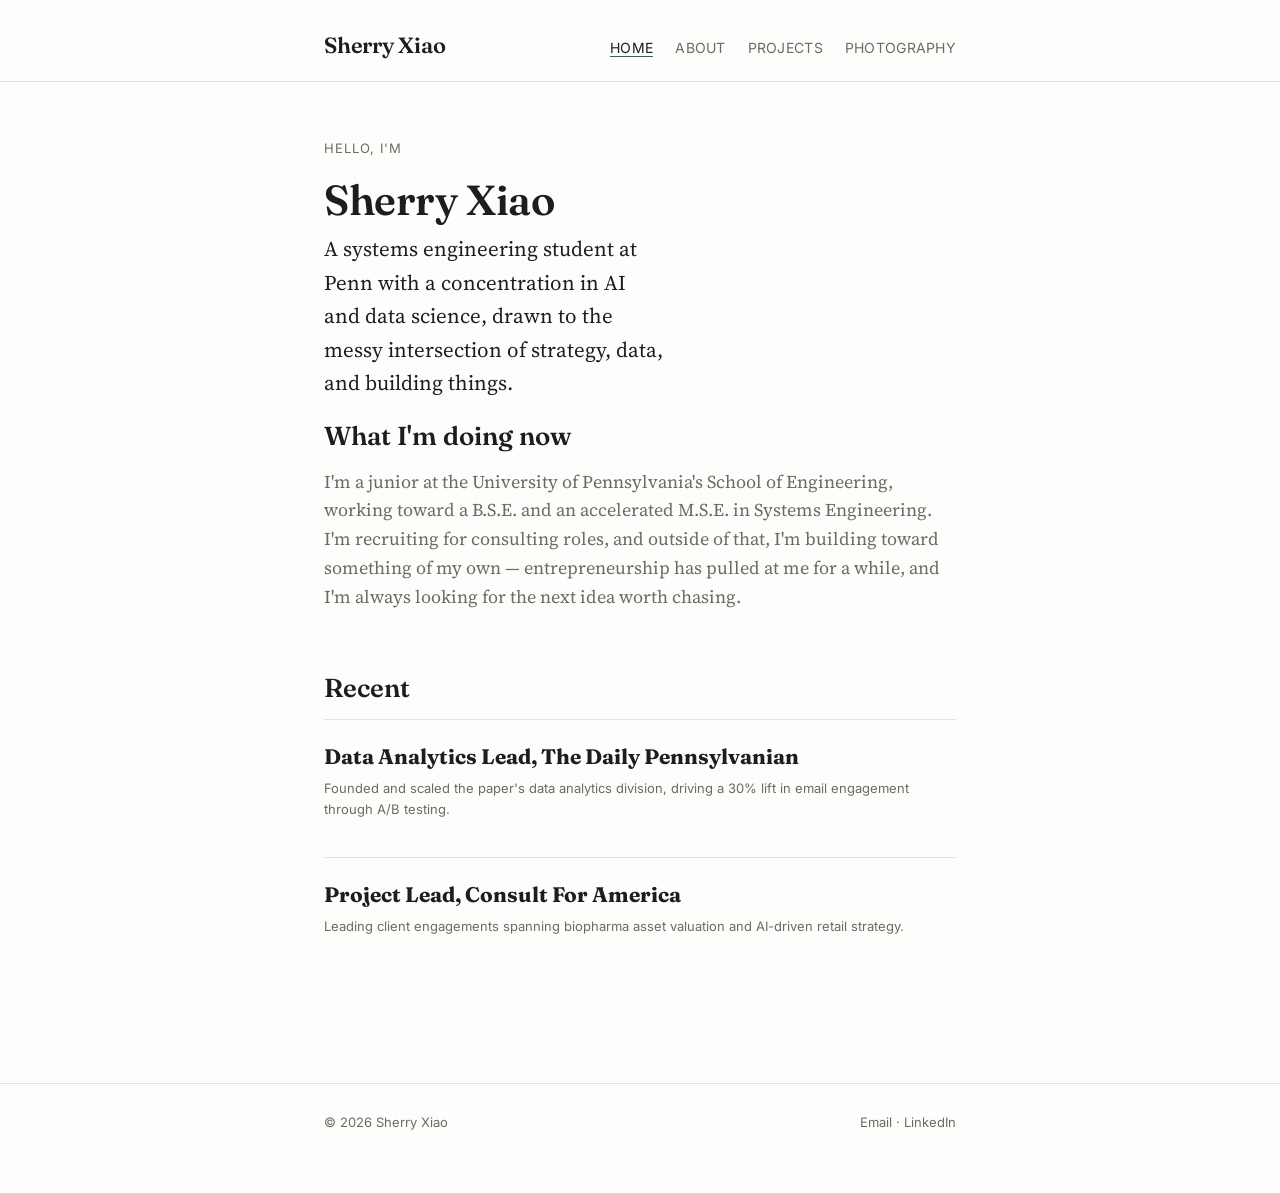
<file: index.html>
<!DOCTYPE html>
<html lang="en">
<head>
<meta charset="UTF-8">
<meta name="viewport" content="width=device-width, initial-scale=1.0">
<title>Sherry Xiao — Personal Site</title>
<meta name="description" content="Personal site of Sherry Xiao.">
<link rel="preconnect" href="https://fonts.googleapis.com">
<link href="https://fonts.googleapis.com/css2?family=Fraunces:wght@500;600&family=Source+Serif+4:opsz,wght@8..60,400;8..60,600&family=Inter:wght@400;500&display=swap" rel="stylesheet">
<link rel="stylesheet" href="style.css">
</head>
<body>

<header class="site">
  <div class="wrap">
    <a class="site-name" href="index.html">Sherry Xiao</a>
    <nav class="site">
      <ul>
        <li><a href="index.html" class="active">Home</a></li>
        <li><a href="about.html">About</a></li>
        <li><a href="projects.html">Projects</a></li>
        <li><a href="gallery.html">Photography</a></li>
      </ul>
    </nav>
  </div>
</header>

<main>
  <div class="wrap">
    <p class="kicker">Hello, I'm</p>
    <h1>Sherry Xiao</h1>
    <p class="lede">A systems engineering student at Penn with a concentration in AI and data science, drawn to the messy intersection of strategy, data, and building things.</p>

    <section>
      <h2>What I'm doing now</h2>
      <p class="muted">I'm a junior at the University of Pennsylvania's School of Engineering, working toward a B.S.E. and an accelerated M.S.E. in Systems Engineering. I'm recruiting for consulting roles, and outside of that, I'm building toward something of my own — entrepreneurship has pulled at me for a while, and I'm always looking for the next idea worth chasing.</p>
    </section>

    <section>
      <h2>Recent</h2>
      <div class="card-list">
        <div class="card">
          <h3>Data Analytics Lead, The Daily Pennsylvanian</h3>
          <p class="meta">Founded and scaled the paper's data analytics division, driving a 30% lift in email engagement through A/B testing.</p>
        </div>
        <div class="card">
          <h3>Project Lead, Consult For America</h3>
          <p class="meta">Leading client engagements spanning biopharma asset valuation and AI-driven retail strategy.</p>
        </div>
      </div>
    </section>
  </div>
</main>

<footer class="site">
  <div class="wrap">
    <span>© 2026 Sherry Xiao</span>
    <span>
      <a href="mailto:xy9426@engineering.upenn.edu">Email</a> ·
      <a href="https://www.linkedin.com/in/sherry-x/">LinkedIn</a>
    </span>
  </div>
</footer>

</body>
</html>
</file>
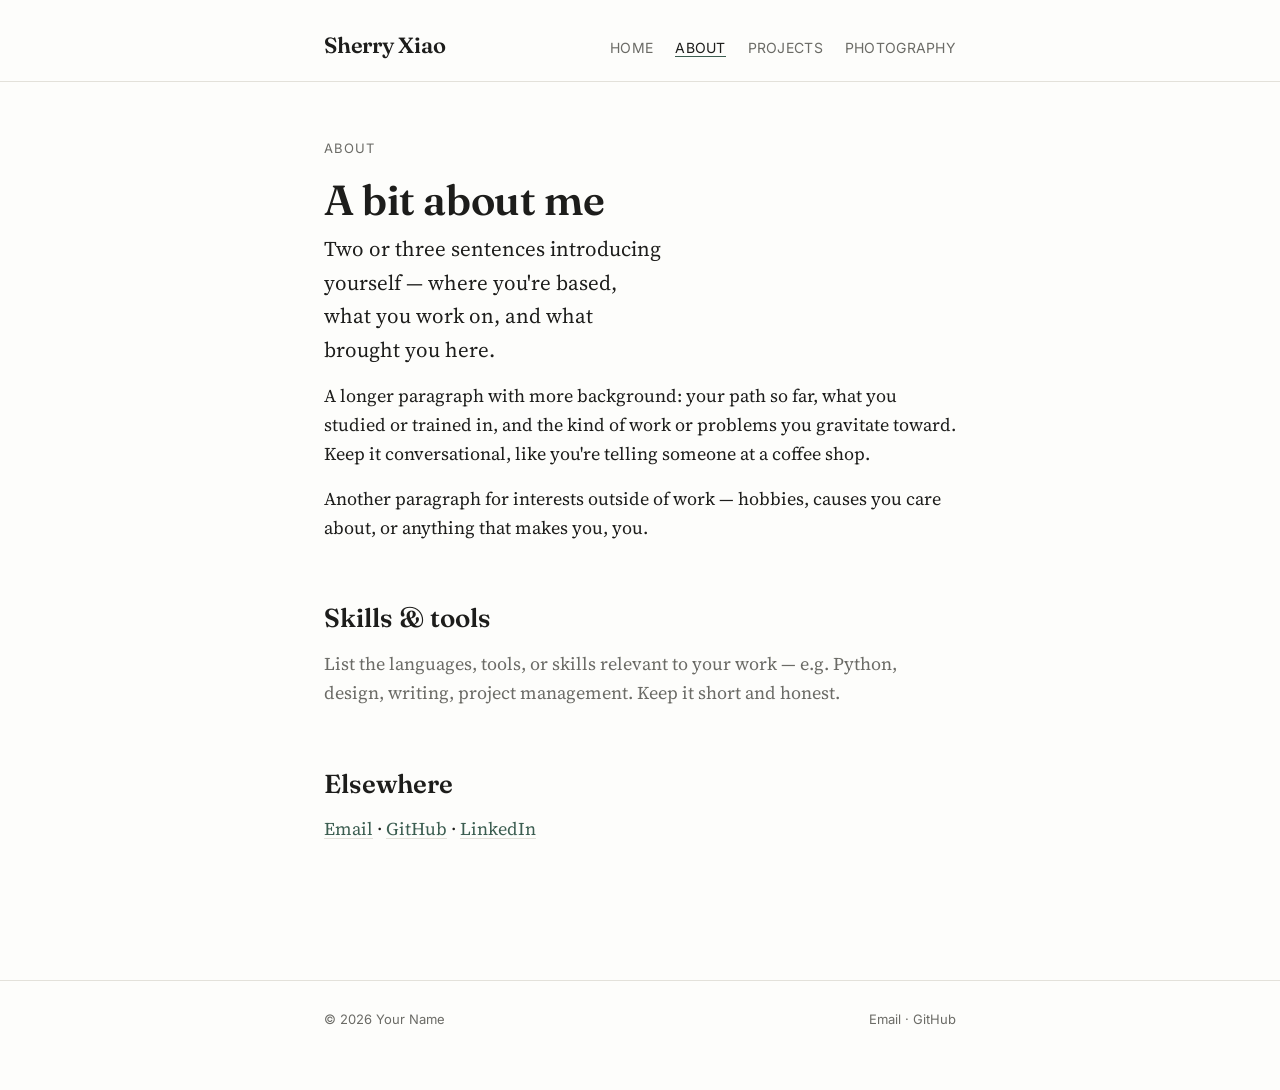
<file: about (1).html>
<!DOCTYPE html>
<html lang="en">
<head>
<meta charset="UTF-8">
<meta name="viewport" content="width=device-width, initial-scale=1.0">
<title>About — Sherry Xiao</title>
<link rel="preconnect" href="https://fonts.googleapis.com">
<link href="https://fonts.googleapis.com/css2?family=Fraunces:wght@500;600&family=Source+Serif+4:opsz,wght@8..60,400;8..60,600&family=Inter:wght@400;500&display=swap" rel="stylesheet">
<link rel="stylesheet" href="style.css">
</head>
<body>

<header class="site">
  <div class="wrap">
    <a class="site-name" href="index.html">Sherry Xiao</a>
    <nav class="site">
      <ul>
        <li><a href="index.html">Home</a></li>
        <li><a href="about.html" class="active">About</a></li>
        <li><a href="projects.html">Projects</a></li>
        <li><a href="gallery.html">Photography</a></li>
      </ul>
    </nav>
  </div>
</header>

<main>
  <div class="wrap">
    <p class="kicker">About</p>
    <h1>A bit about me</h1>

    <section>
      <p class="lede">Two or three sentences introducing yourself — where you're based, what you work on, and what brought you here.</p>
      <p>A longer paragraph with more background: your path so far, what you studied or trained in, and the kind of work or problems you gravitate toward. Keep it conversational, like you're telling someone at a coffee shop.</p>
      <p>Another paragraph for interests outside of work — hobbies, causes you care about, or anything that makes you, you.</p>
    </section>

    <section>
      <h2>Skills &amp; tools</h2>
      <p class="muted">List the languages, tools, or skills relevant to your work — e.g. Python, design, writing, project management. Keep it short and honest.</p>
    </section>

    <section>
      <h2>Elsewhere</h2>
      <p>
        <a href="mailto:you@example.com">Email</a> ·
        <a href="https://github.com/yourusername">GitHub</a> ·
        <a href="https://linkedin.com/in/yourusername">LinkedIn</a>
      </p>
    </section>
  </div>
</main>

<footer class="site">
  <div class="wrap">
    <span>© 2026 Your Name</span>
    <span>
      <a href="mailto:you@example.com">Email</a> ·
      <a href="https://github.com/yourusername">GitHub</a>
    </span>
  </div>
</footer>

</body>
</html>
</file>
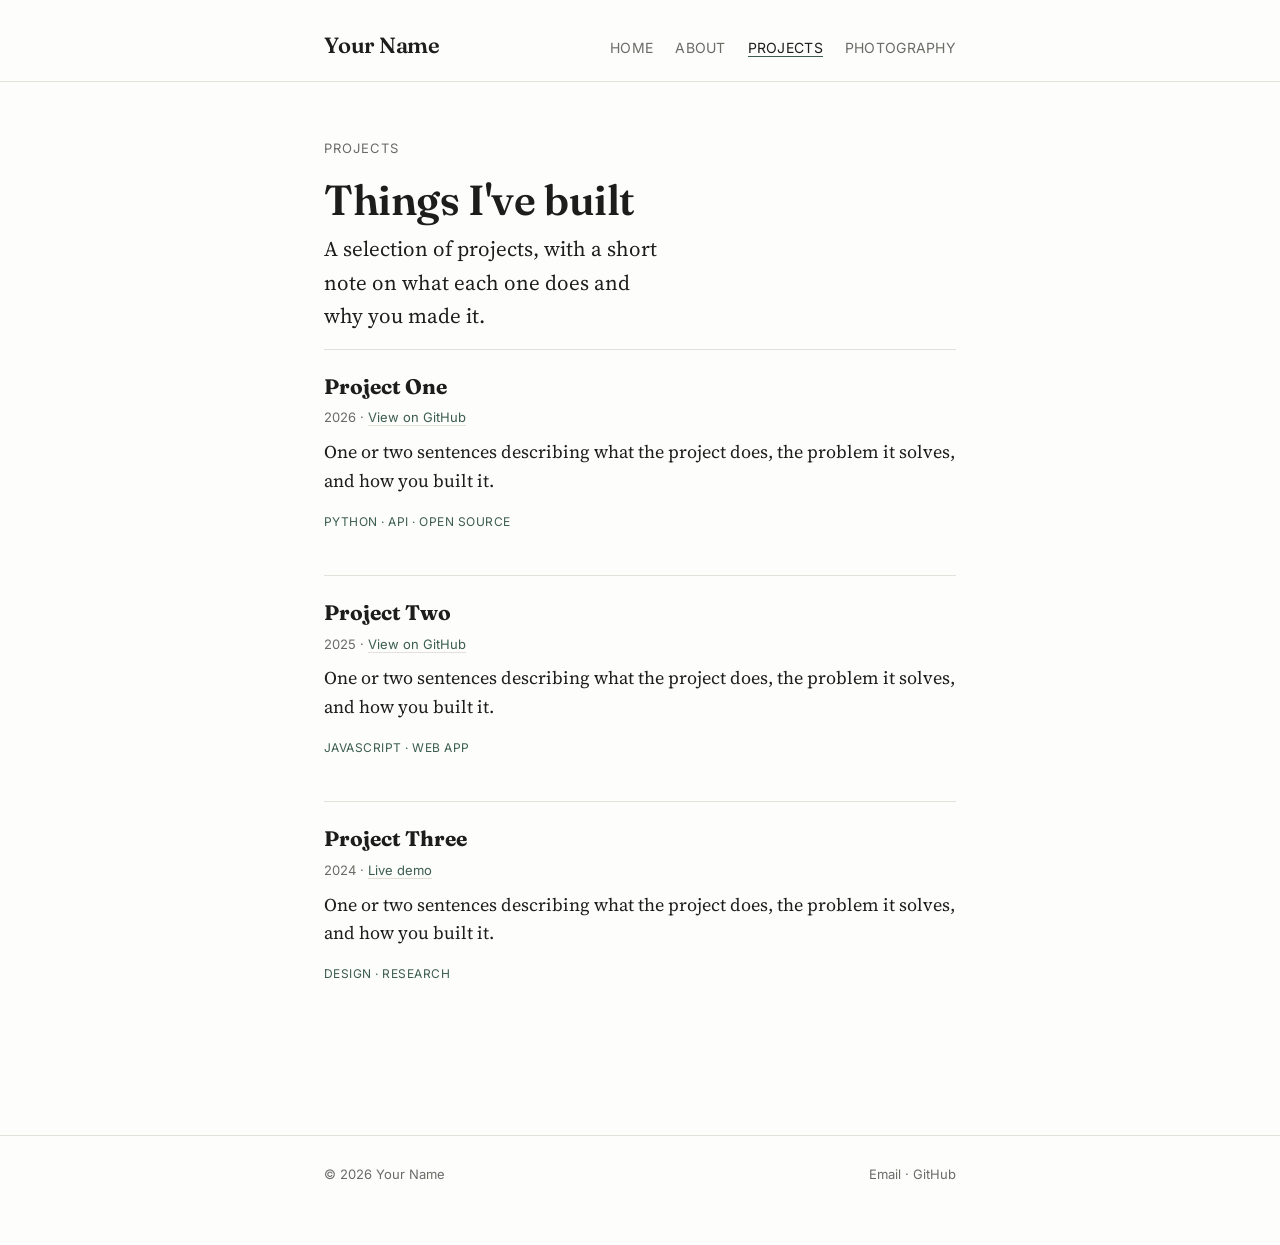
<file: projects (1).html>
<!DOCTYPE html>
<html lang="en">
<head>
<meta charset="UTF-8">
<meta name="viewport" content="width=device-width, initial-scale=1.0">
<title>Projects — Your Name</title>
<link rel="preconnect" href="https://fonts.googleapis.com">
<link href="https://fonts.googleapis.com/css2?family=Fraunces:wght@500;600&family=Source+Serif+4:opsz,wght@8..60,400;8..60,600&family=Inter:wght@400;500&display=swap" rel="stylesheet">
<link rel="stylesheet" href="style.css">
</head>
<body>

<header class="site">
  <div class="wrap">
    <a class="site-name" href="index.html">Your Name</a>
    <nav class="site">
      <ul>
        <li><a href="index.html">Home</a></li>
        <li><a href="about.html">About</a></li>
        <li><a href="projects.html" class="active">Projects</a></li>
        <li><a href="gallery.html">Photography</a></li>
      </ul>
    </nav>
  </div>
</header>

<main>
  <div class="wrap">
    <p class="kicker">Projects</p>
    <h1>Things I've built</h1>
    <p class="lede">A selection of projects, with a short note on what each one does and why you made it.</p>

    <section>
      <div class="card-list">

        <div class="card">
          <h3>Project One</h3>
          <p class="meta">2026 · <a href="https://github.com/yourusername/project-one">View on GitHub</a></p>
          <p>One or two sentences describing what the project does, the problem it solves, and how you built it.</p>
          <p class="tags">Python · API · Open Source</p>
        </div>

        <div class="card">
          <h3>Project Two</h3>
          <p class="meta">2025 · <a href="https://github.com/yourusername/project-two">View on GitHub</a></p>
          <p>One or two sentences describing what the project does, the problem it solves, and how you built it.</p>
          <p class="tags">JavaScript · Web App</p>
        </div>

        <div class="card">
          <h3>Project Three</h3>
          <p class="meta">2024 · <a href="#">Live demo</a></p>
          <p>One or two sentences describing what the project does, the problem it solves, and how you built it.</p>
          <p class="tags">Design · Research</p>
        </div>

      </div>
    </section>
  </div>
</main>

<footer class="site">
  <div class="wrap">
    <span>© 2026 Your Name</span>
    <span>
      <a href="mailto:you@example.com">Email</a> ·
      <a href="https://github.com/yourusername">GitHub</a>
    </span>
  </div>
</footer>

</body>
</html>
</file>
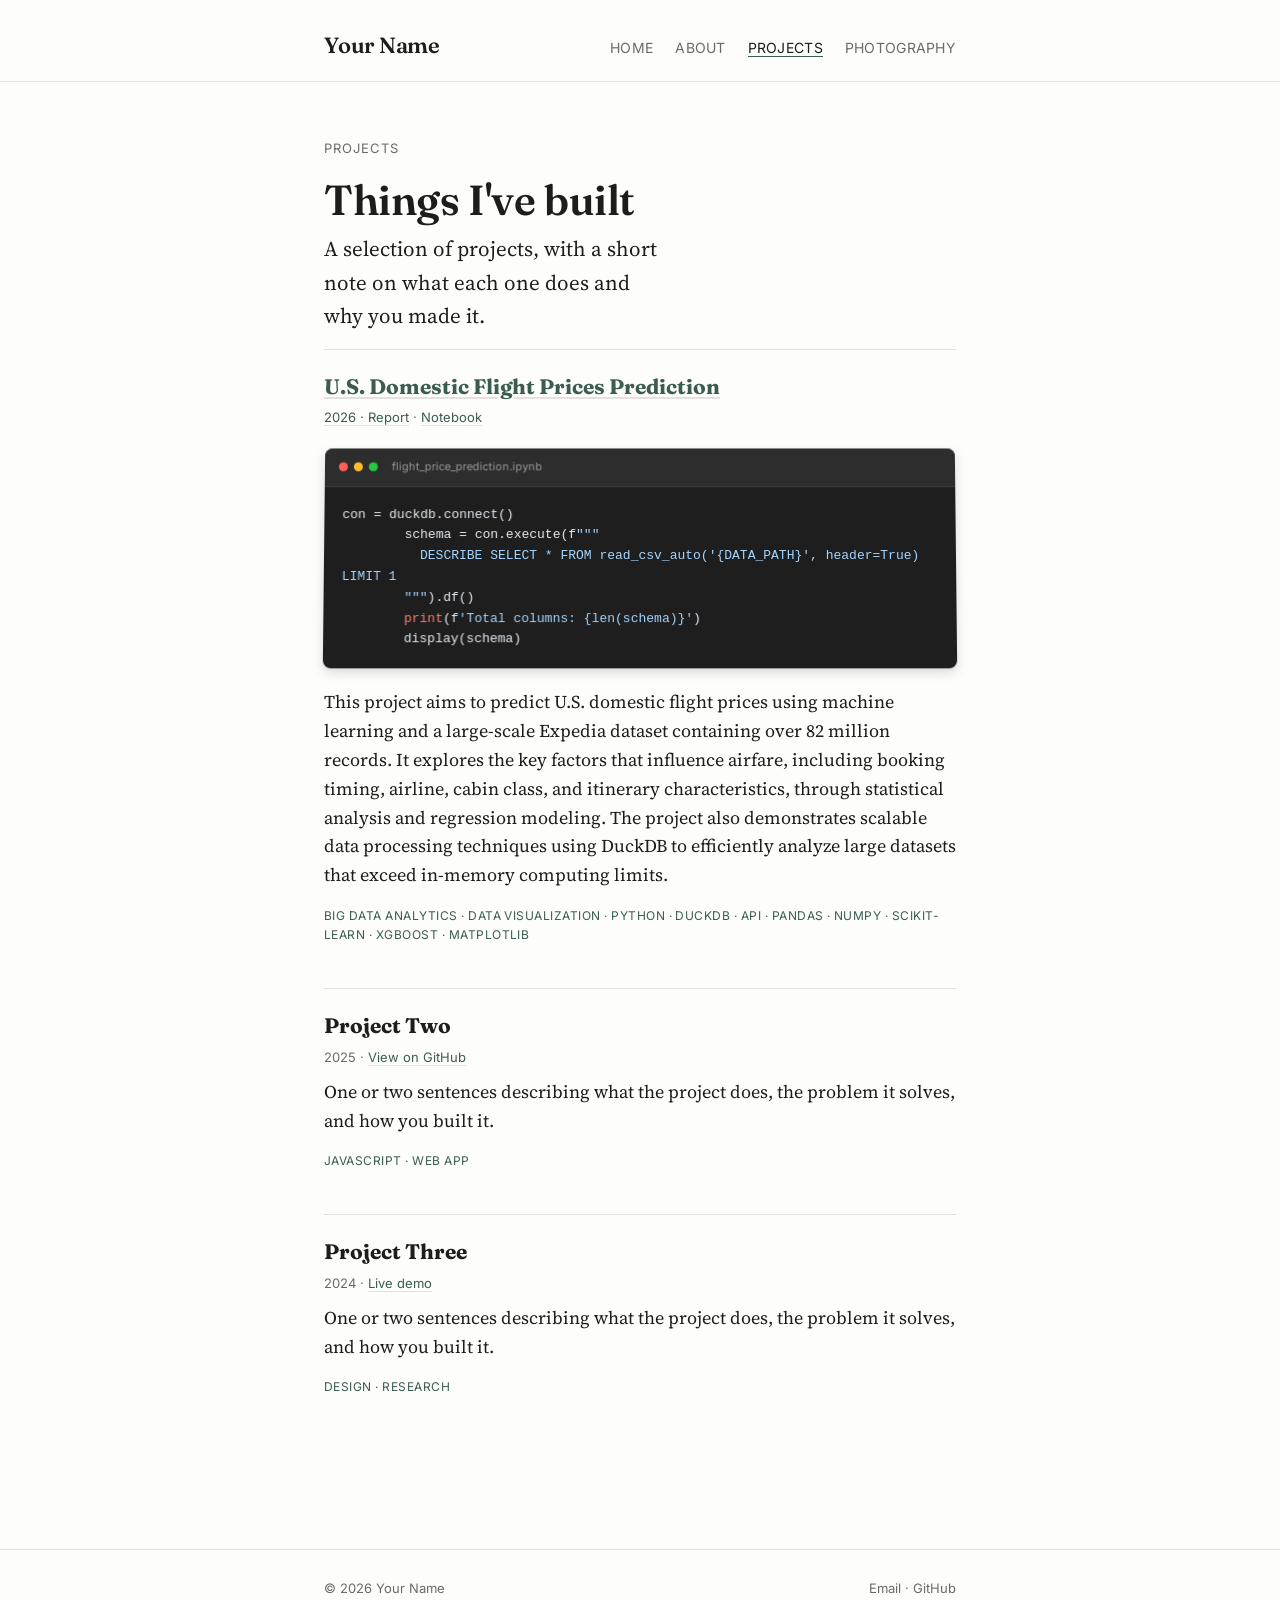
<file: projects.html>
<!DOCTYPE html>
<html lang="en">
<head>
<meta charset="UTF-8">
<meta name="viewport" content="width=device-width, initial-scale=1.0">
<title>Projects — Sherry</title>
<link rel="preconnect" href="https://fonts.googleapis.com">
<link href="https://fonts.googleapis.com/css2?family=Fraunces:wght@500;600&family=Source+Serif+4:opsz,wght@8..60,400;8..60,600&family=Inter:wght@400;500&display=swap" rel="stylesheet">
<link rel="stylesheet" href="style.css">
</head>
<body>

<header class="site">
  <div class="wrap">
    <a class="site-name" href="index.html">Your Name</a>
    <nav class="site">
      <ul>
        <li><a href="index.html">Home</a></li>
        <li><a href="about.html">About</a></li>
        <li><a href="projects.html" class="active">Projects</a></li>
        <li><a href="gallery.html">Photography</a></li>
      </ul>
    </nav>
  </div>
</header>

<main>
  <div class="wrap">
    <p class="kicker">Projects</p>
    <h1>Things I've built</h1>
    <p class="lede">A selection of projects, with a short note on what each one does and why you made it.</p>

    <section>
      <div class="card-list">
        
         <div class="card">
            <h3> <a href="https://github.com/X-Sherry/Flight_Price_Prediction" target="_blank">U.S. Domestic Flight Prices Prediction</h3>
            <p class="meta">2026 · <a href="https://drive.google.com/file/d/10Ltb-PuS7B_LwizxjMLCTZPAv-e8nr6L/view?usp=sharing"_blank">Report</a> · <a href="https://colab.research.google.com/drive/1-Hn65u4v6jqFp1Coqe1nw_oruE9alpyr?usp=sharink">Notebook</a></p>
  
            <a href="https://github.com/X-Sherry/Flight_Price_Prediction" class="notebook-window" target="_blank" aria-label="View Project Notebook">
              <div class="window-header">
                <span class="dot red"></span>
                <span class="dot yellow"></span>
                <span class="dot green"></span>
                <span class="window-title">flight_price_prediction.ipynb</span>
              </div>
              <div class="window-body">
                <pre><code>con = duckdb.connect()
        schema = con.execute(f<span class="string">"""
          DESCRIBE SELECT * FROM read_csv_auto('{DATA_PATH}', header=True) LIMIT 1
        """</span>).df()
        <span class="keyword">print</span>(f<span class="string">'Total columns: {len(schema)}'</span>)
        display(schema)</code></pre>
              </div>
            </a>

            <p class="project-description">This project aims to predict U.S. domestic flight prices using machine learning and a large-scale Expedia dataset containing over 82 million records. It explores the key factors that influence airfare, including booking timing, airline, cabin class, and itinerary characteristics, through statistical analysis and regression modeling. The project also demonstrates scalable data processing techniques using DuckDB to efficiently analyze large datasets that exceed in-memory computing limits.</p>
            <p class="tags">Big Data Analytics · Data Visualization · Python · DuckDB · API · Pandas · NumPy · Scikit-learn · XGBoost · Matplotlib</p>
          </div>

        <div class="card">
          <h3>Project Two</h3>
          <p class="meta">2025 · <a href="https://github.com/yourusername/project-two">View on GitHub</a></p>
          <p>One or two sentences describing what the project does, the problem it solves, and how you built it.</p>
          <p class="tags">JavaScript · Web App</p>
        </div>

        <div class="card">
          <h3>Project Three</h3>
          <p class="meta">2024 · <a href="#">Live demo</a></p>
          <p>One or two sentences describing what the project does, the problem it solves, and how you built it.</p>
          <p class="tags">Design · Research</p>
        </div>

      </div>
    </section>
  </div>
</main>

<footer class="site">
  <div class="wrap">
    <span>© 2026 Your Name</span>
    <span>
      <a href="mailto:you@example.com">Email</a> ·
      <a href="https://github.com/yourusername">GitHub</a>
    </span>
  </div>
</footer>

</body>
</html>
</file>
<file: style.css>
:root {
  --bg: #fdfdfb;
  --ink: #1d1d1b;
  --muted: #6b6b66;
  --line: #e3e1da;
  --accent: #3b5d50;
  --max: 680px;
}

* { box-sizing: border-box; }

html { -webkit-text-size-adjust: 100%; }

body {
  margin: 0;
  background: var(--bg);
  color: var(--ink);
  font-family: 'Source Serif 4', Georgia, 'Times New Roman', serif;
  font-size: 18px;
  line-height: 1.6;
  -webkit-font-smoothing: antialiased;
}

a { color: var(--accent); text-decoration: underline; text-decoration-color: var(--line); text-underline-offset: 3px; }
a:hover { text-decoration-color: var(--accent); }
a:focus-visible, button:focus-visible { outline: 2px solid var(--accent); outline-offset: 3px; }

.wrap {
  max-width: var(--max);
  margin: 0 auto;
  padding: 0 24px;
}

header.site {
  border-bottom: 1px solid var(--line);
  padding: 28px 0 18px;
}

header.site .wrap {
  display: flex;
  align-items: baseline;
  justify-content: space-between;
  flex-wrap: wrap;
  gap: 12px;
}

.site-name {
  font-family: 'Fraunces', 'Source Serif 4', Georgia, serif;
  font-weight: 600;
  font-size: 22px;
  letter-spacing: -0.01em;
  text-decoration: none;
  color: var(--ink);
}

nav.site ul {
  list-style: none;
  display: flex;
  gap: 22px;
  margin: 0;
  padding: 0;
  font-family: 'Inter', system-ui, sans-serif;
  font-size: 14px;
  letter-spacing: 0.02em;
  text-transform: uppercase;
}

nav.site a {
  color: var(--muted);
  text-decoration: none;
}

nav.site a.active,
nav.site a:hover {
  color: var(--ink);
  border-bottom: 1px solid var(--accent);
}

main { padding: 56px 0 80px; }

h1 {
  font-family: 'Fraunces', 'Source Serif 4', Georgia, serif;
  font-weight: 600;
  font-size: 42px;
  line-height: 1.12;
  letter-spacing: -0.01em;
  margin: 0 0 8px;
}

h2 {
  font-family: 'Fraunces', 'Source Serif 4', Georgia, serif;
  font-weight: 600;
  font-size: 26px;
  margin: 0 0 10px;
}

.kicker {
  font-family: 'Inter', system-ui, sans-serif;
  font-size: 13px;
  letter-spacing: 0.08em;
  text-transform: uppercase;
  color: var(--muted);
  margin: 0 0 18px;
}

p.lede {
  font-size: 21px;
  color: var(--ink);
  max-width: 34ch;
}

p { margin: 0 0 16px; }

.muted { color: var(--muted); }

section { margin-bottom: 56px; }

.card-list {
  display: flex;
  flex-direction: column;
  gap: 28px;
}

.card {
  border-top: 1px solid var(--line);
  padding-top: 20px;
}

.card h3 {
  font-family: 'Fraunces', 'Source Serif 4', Georgia, serif;
  font-size: 21px;
  margin: 0 0 4px;
}

.card .meta {
  font-family: 'Inter', system-ui, sans-serif;
  font-size: 13px;
  color: var(--muted);
  margin-bottom: 10px;
}

.card .tags {
  font-family: 'Inter', system-ui, sans-serif;
  font-size: 12px;
  letter-spacing: 0.04em;
  text-transform: uppercase;
  color: var(--accent);
  margin-top: 10px;
}

footer.site {
  border-top: 1px solid var(--line);
  padding: 28px 0 60px;
  font-family: 'Inter', system-ui, sans-serif;
  font-size: 13px;
  color: var(--muted);
}

footer.site .wrap {
  display: flex;
  justify-content: space-between;
  flex-wrap: wrap;
  gap: 10px;
}

footer.site a { color: var(--muted); text-decoration: none; }
footer.site a:hover { color: var(--accent); }

@media (max-width: 480px) {
  h1 { font-size: 32px; }
  body { font-size: 17px; }
  nav.site ul { gap: 14px; }
}

@media (prefers-reduced-motion: reduce) {
  * { transition: none !important; animation: none !important; }
}

/* ==========================================================================
   Notebook Preview Window
   ========================================================================== */

/* The Main Link Wrapper */
.notebook-window {
  width: 100%;
  max-width: 650px;
  background-color: #1e1e1e;
  border-radius: 8px;
  box-shadow: 0 4px 12px rgba(0, 0, 0, 0.15);
  overflow: hidden;
  text-decoration: none; 
  display: block;
  margin: 20px 0;
  
  /* Smooth perspective & lift transitions */
  transition: all 0.4s cubic-bezier(0.175, 0.885, 0.32, 1.275);
  transform: perspective(1000px) rotateX(2deg);
}

/* The Hover "Pop" and Glow Effect */
.notebook-window:hover {
  cursor: pointer;
  transform: perspective(1000px) rotateX(0deg) translateY(-5px);
  box-shadow: 0 15px 30px rgba(0, 0, 0, 0.3), 0 0 15px rgba(59, 93, 80, 0.2);
}

/* Window Top Bar (Mac style) */
.window-header {
  background-color: #2d2d2d;
  padding: 10px 14px;
  display: flex;
  align-items: center;
  gap: 6px;
  border-bottom: 1px solid #3d3d3d;
}

.dot {
  width: 9px;
  height: 9px;
  border-radius: 50%;
  display: inline-block;
}
.red { background-color: #ff5f56; }
.yellow { background-color: #ffbd2e; }
.green { background-color: #27c93f; }

.window-title {
  color: #999;
  font-size: 11px;
  margin-left: 8px;
  font-family: 'Inter', system-ui, sans-serif;
}

/* Code Body Styling */
.window-body {
  padding: 18px;
  font-size: 13px;
  line-height: 1.6;
  text-align: left;
  font-family: 'SFMono-Regular', Consolas, 'Liberation Mono', Menlo, monospace;
  color: #e6edf3; /* Clean off-white code text */
}

.window-body pre { 
  margin: 0; 
  white-space: pre-wrap; 
}

/* Syntax Highlighting */
.keyword { 
  color: #ff7b72; /* Coral red for keywords */
} 

.string { 
  color: #a5d6ff; /* Light sky blue for strings */
}

.comment { 
  color: #8b949e; 
  font-style: italic; 
}
</file>
